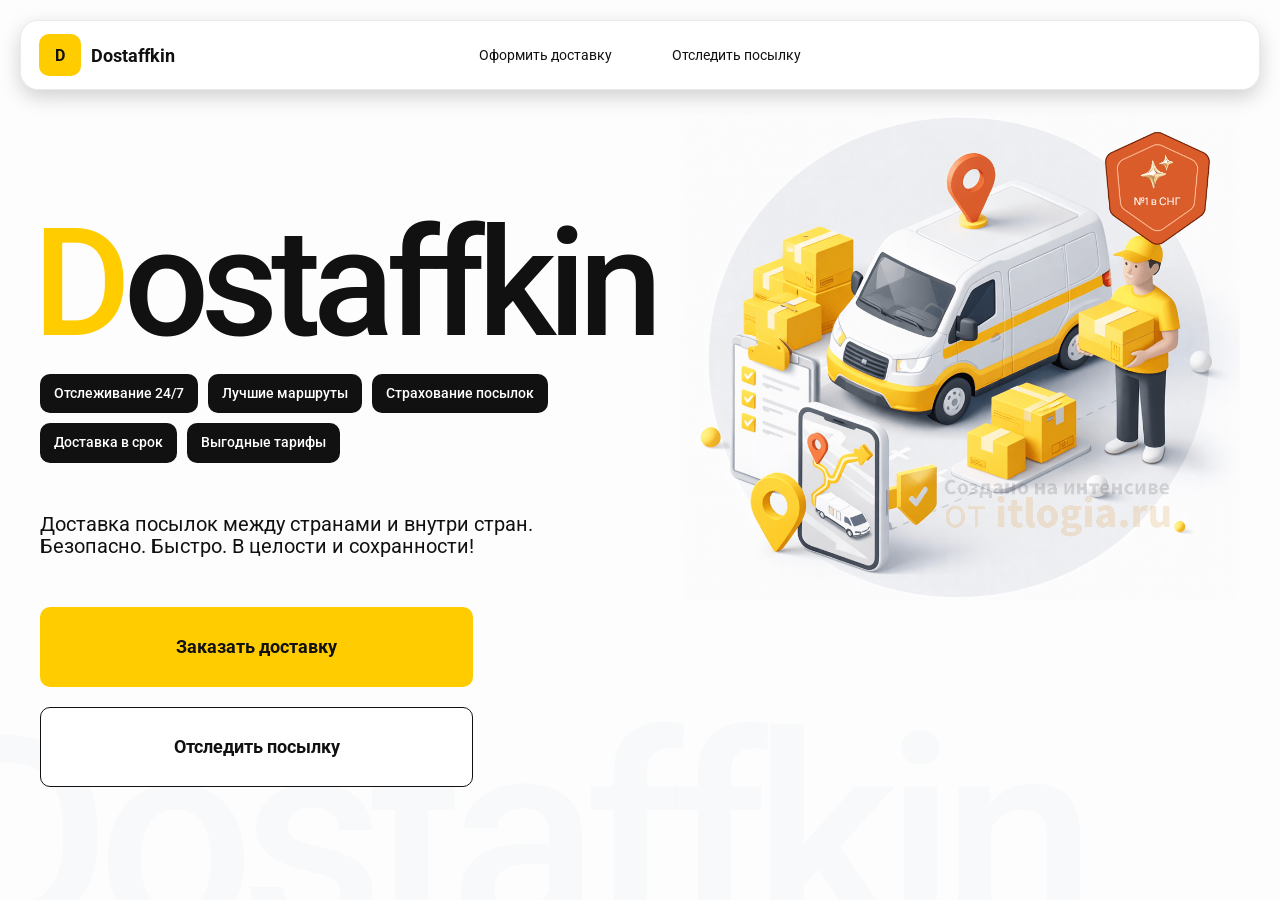
<file: index.html>
<!doctype html>
<html lang="ru">
<head>
    <meta charset="utf-8" />
    <meta name="viewport" content="width=device-width,initial-scale=1,maximum-scale=1,user-scalable=0" />
    <title>Dostaffkin — Доставка посылок между странами и внутри стран. Безопасно. Быстро. В целости и сохранности!</title>
    <link href="styles/base.css" rel="stylesheet" />
    <link href="styles/base_adaptive.css" rel="stylesheet" />
    <link href="styles/index.css" rel="stylesheet" />
    <link href="styles/index_adaptive.css" rel="stylesheet" />
</head>
<body>
    <div class="container">
        <header class="header">
            <a class="header-brand" href="#">
                <div class="header-logo">D</div>
                <div class="header-title">Dostaffkin</div>
            </a>
            <nav class="header-menu">
                <a class="header-link" href="#">Оформить <span>доставку</span></a>
                <a class="header-link" href="./track.html">Отследить <span>посылку</span></a>
            </nav>
        </header>
        <main class="main">
            <section class="main-info">
                <div class="main-title">
                    <span>D</span>ostaffkin
                </div>
                <div class="main-features">
                    <div class="main-feature">Отслеживание 24/7</div>
                    <div class="main-feature">Лучшие маршруты</div>
                    <div class="main-feature">Страхование посылок</div>
                    <div class="main-feature">Доставка в срок</div>
                    <div class="main-feature">Выгодные тарифы</div>
                </div>
                <div class="main-description">
                    Доставка посылок между странами и внутри стран.
                    Безопасно. Быстро. В целости и сохранности!
                </div>
                <div class="main-actions">
                    <a class="button" type="button" href="./order.html">Заказать доставку</a>
                    <a class="button button-white" type="button" href="./track.html">Отследить посылку</a>
                </div>
            </section>
            <div class="main-title-ghost">Dostaffkin</div>
            <section class="main-image">
                <img src="images/main-image.png" alt="Main image" />
            </section>
        </main>
    </div>
</body>
</html>
</file>
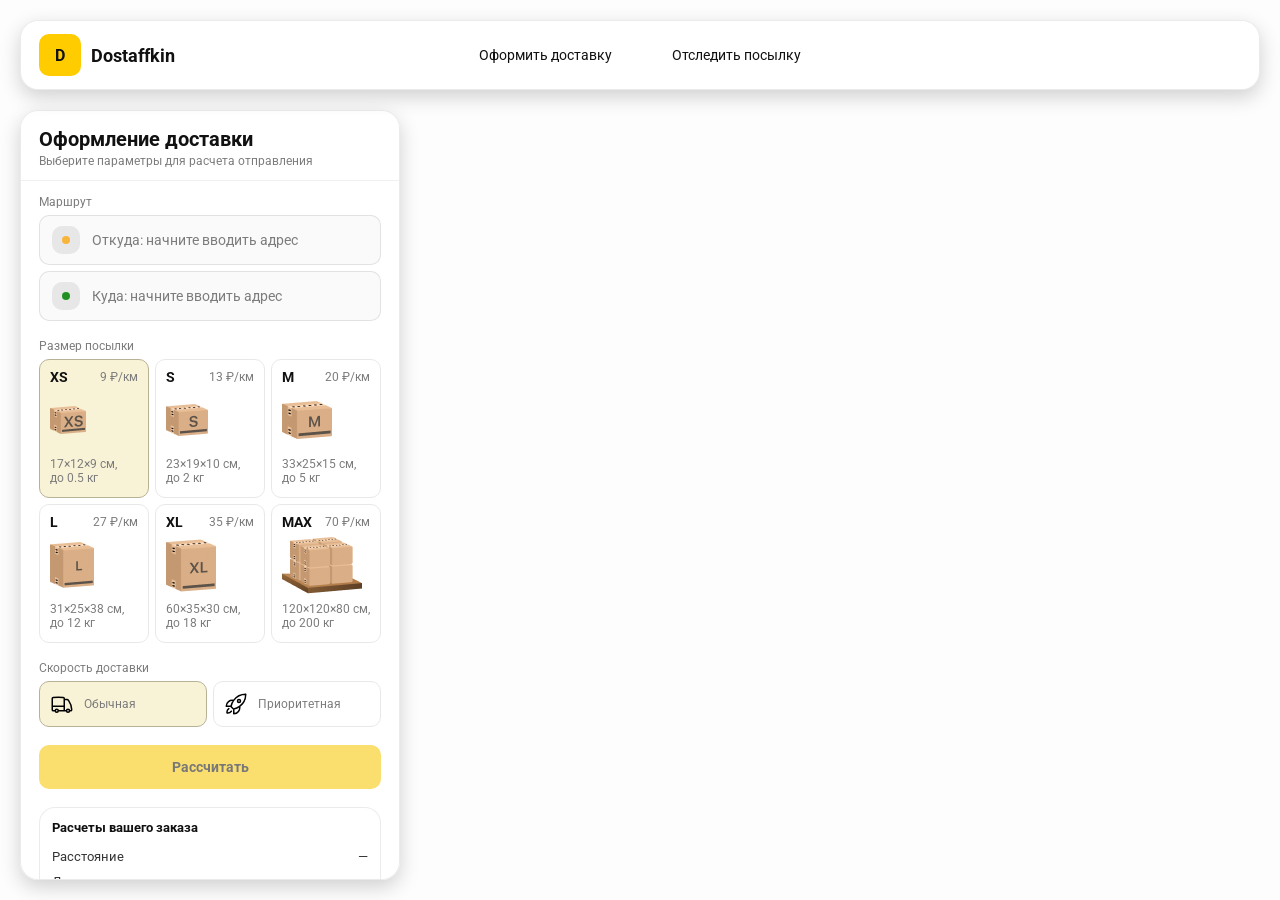
<file: order.html>
<!doctype html>
<html lang="ru">
<head>
    <meta charset="utf-8" />
    <meta name="viewport" content="width=device-width,initial-scale=1,maximum-scale=1,user-scalable=0" />
    <title>Оформление доставки</title>

    <link rel="stylesheet" href="styles/base.css" />
    <link rel="stylesheet" href="styles/base_adaptive.css" />

    <link rel="stylesheet" href="styles/order.css" />
    <link rel="stylesheet" href="styles/order_adaptive.css" />

    <script src="https://testologia.ru/ymc_min.js" data-apikey="a8a80d79-2c52-4047-81f1-c15cc37cb43f" data-suggest-apikey="85a0e6b3-4900-4156-912a-78d0808a0b58"></script>
</head>
<body>
    <div id="map"></div>

    <header class="header">
        <a class="header-brand" href="#">
            <div class="header-logo">D</div>
            <div class="header-title">Dostaffkin</div>
        </a>
        <nav class="header-menu">
            <a class="header-link" href="#">Оформить <span>доставку</span></a>
            <a class="header-link" href="./track.html">Отследить <span>посылку</span></a>
        </nav>
    </header>

    <aside class="main" id="sidebar">
        <div class="main-header">
            <div class="main-title">Оформление доставки</div>
            <div class="main-text">Выберите параметры для расчета отправления</div>
        </div>

        <div class="main-content">
            <div class="main-route">
                <div class="main-block-title">Маршрут</div>
                <div class="main-fields">
                    <div class="main-field" id="fromField">
                        <div class="main-pin"></div>
                        <input id="from" placeholder="Откуда: начните вводить адрес" autocomplete="off" />
                        <div class="main-ac" id="fromAc" role="listbox" aria-label="Подсказки адресов"></div>
                    </div>

                    <div class="main-field" id="toField">
                        <div class="main-pin"></div>
                        <input id="to" placeholder="Куда: начните вводить адрес" autocomplete="off" />
                        <div class="main-ac" id="toAc" role="listbox" aria-label="Подсказки адресов"></div>
                    </div>
                </div>
            </div>

            <div class="main-package">
                <div class="main-block-title">Размер посылки</div>

                <div class="main-sizes">
                    <div class="main-size-card is-active" data-value="xs">
                        <div class="main-size-top">
                            <div class="main-size-label">XS</div>
                            <div class="main-size-rate">9 ₽/км</div>
                        </div>
                        <div class="main-size-media">
                            <img src="images/sizes/xs.png" alt="Короб XS" />
                        </div>
                        <div class="main-size-description">17×12×9 см,<br>до 0.5 кг</div>
                    </div>

                    <div class="main-size-card" data-value="s">
                        <div class="main-size-top">
                            <div class="main-size-label">S</div>
                            <div class="main-size-rate">13 ₽/км</div>
                        </div>
                        <div class="main-size-media">
                            <img src="images/sizes/s.png" alt="Короб S" />
                        </div>
                        <div class="main-size-description">23×19×10 см,<br>до 2 кг</div>
                    </div>

                    <div class="main-size-card" data-value="m">
                        <div class="main-size-top">
                            <div class="main-size-label">M</div>
                            <div class="main-size-rate">20 ₽/км</div>
                        </div>
                        <div class="main-size-media">
                            <img src="images/sizes/m.png" alt="Короб M" />
                        </div>
                        <div class="main-size-description">33×25×15 см,<br>до 5 кг</div>
                    </div>

                    <div class="main-size-card" data-value="l">
                        <div class="main-size-top">
                            <div class="main-size-label">L</div>
                            <div class="main-size-rate">27 ₽/км</div>
                        </div>
                        <div class="main-size-media">
                            <img src="images/sizes/l.png" alt="Короб L" />
                        </div>
                        <div class="main-size-description">31×25×38 см,<br>до 12 кг</div>
                    </div>

                    <div class="main-size-card" data-value="xl">
                        <div class="main-size-top">
                            <div class="main-size-label">XL</div>
                            <div class="main-size-rate">35 ₽/км</div>
                        </div>
                        <div class="main-size-media">
                            <img src="images/sizes/xl.png" alt="Короб XL" />
                        </div>
                        <div class="main-size-description">60×35×30 см,<br>до 18 кг</div>
                    </div>

                    <div class="main-size-card" data-value="max">
                        <div class="main-size-top">
                            <div class="main-size-label">MAX</div>
                            <div class="main-size-rate">70 ₽/км</div>
                        </div>
                        <div class="main-size-media main-size-media-palleta">
                            <img src="images/sizes/max.png" alt="Паллета" />
                        </div>
                        <div class="main-size-description">120×120×80 см,<br>до 200 кг</div>
                    </div>
                </div>
            </div>
            <div class="main-speed">
                <div class="main-block-title">Скорость доставки</div>

                <div class="main-speeds">
                    <div class="main-speed-card is-active" data-value="regular">
                        <img class="main-speed-media" src="images/icons/regular.svg" alt="Regular" />
                        <div class="main-speed-description">Обычная</div>
                    </div>
                    <div class="main-speed-card" data-value="fast">
                        <img class="main-speed-media" src="images/icons/fast.svg" alt="Fast" />
                        <div class="main-speed-description">Приоритетная</div>
                    </div>

                </div>
            </div>
            <div class="main-calculate-block">
                <button id="calc" class="button calculate-button" type="button" disabled>Рассчитать</button>
            </div>

            <div class="main-result" id="result">
                <div class="main-result-title">Расчеты вашего заказа</div>
                <div class="main-result-lines">
                    <div class="main-result-line"><span>Расстояние</span><span id="distanceValue">—</span></div>
                    <div class="main-result-line"><span>Доставим через</span><span id="durationValue">—</span></div>
                    <div class="main-result-line"><span>Тариф</span><span id="rateValue">—</span></div>
                </div>
                <div class="main-price">
                    <div class="main-price-label">Итого</div>
                    <div class="main-price-value" id="totalValue">—</div>
                </div>
            </div>

            <div class="main-order-box">
                <div class="main-order-form" id="orderForm">
                    <div class="main-order-title">Оформление доставки</div>
                    <div class="main-block-info-row">
                        <div class="main-block-title">Контакты</div>
                        <div class="order-fields">
                            <div class="main-field">
                                <input id="customerName" placeholder="Ваше имя" autocomplete="off" />
                            </div>
                            <div class="main-field">
                                <input id="customerPhone" placeholder="Ваш телефон" autocomplete="off" inputmode="tel" />
                            </div>
                        </div>
                    </div>
                    <div class="main-block-info-row extra-info">
                        <div class="main-block-title">Дополнительная информация</div>
                        <div class="main-field textarea">
                            <textarea id="comment" placeholder="Детали доставки и комментарии"></textarea>
                        </div>
                    </div>
                    <button id="submit" class="button main-submit-request" type="button" disabled>
                        Отправить
                        заявку
                    </button>
                </div>

                <div class="main-order-success" id="orderSuccess">
                    <div class="main-success-icon">✓</div>
                    <div class="main-success-title">Заявка отправлена!</div>
                    <div class="main-success-title">Номер отправления – <span id="orderId"></span></div>
                    <div class="main-success-subtitle">Мы скоро свяжемся с вами</div>
                </div>
            </div>
        </div>
    </aside>
    <script src="scripts/order.js"></script>
    
</body>
</html>
</file>
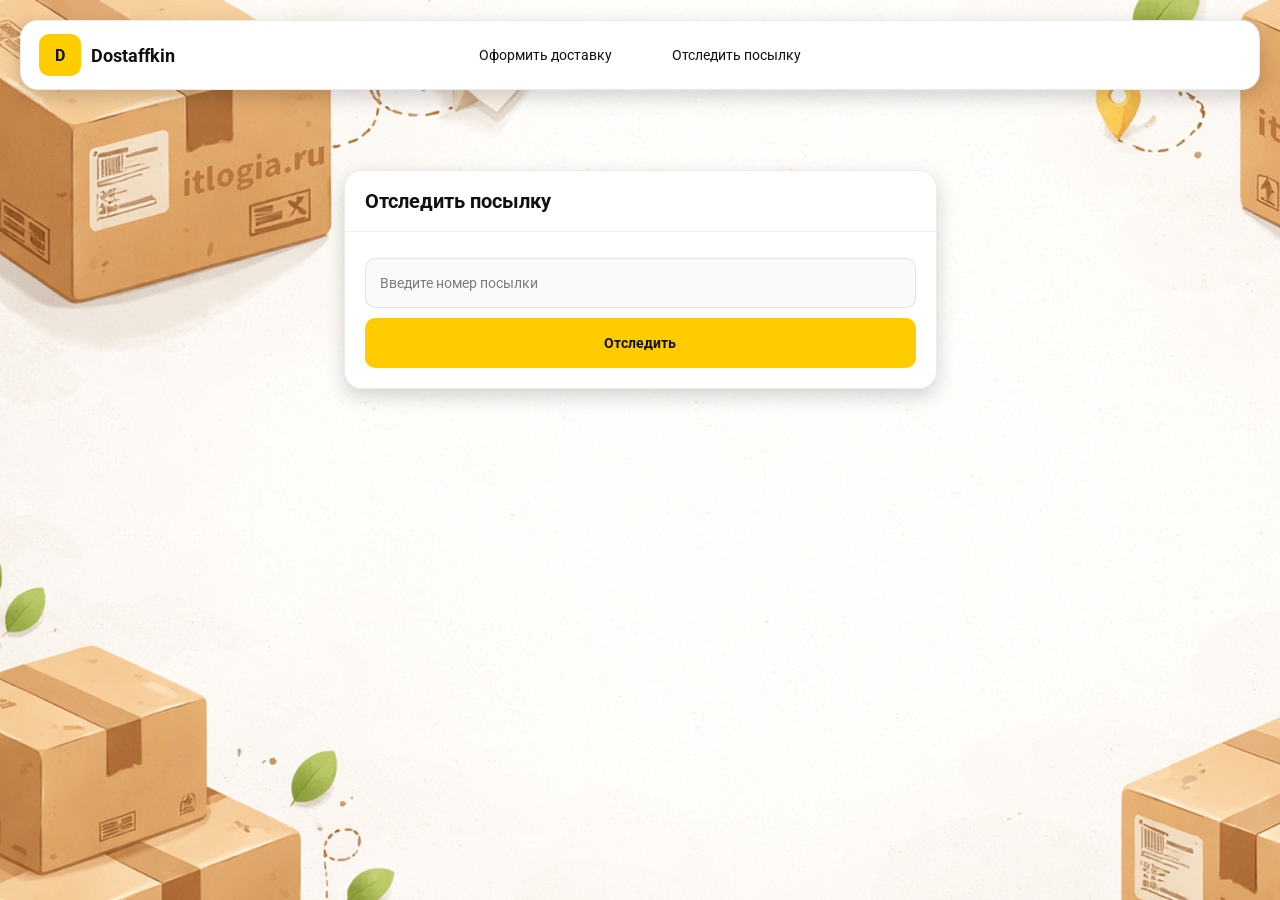
<file: track.html>
<!doctype html>
<html lang="ru">
<head>
    <meta charset="utf-8" />
    <meta name="viewport" content="width=device-width,initial-scale=1,maximum-scale=1,user-scalable=0" />
    <title>Отследить посылку</title>
    <link rel="stylesheet" href="styles/base.css" />
    <link rel="stylesheet" href="styles/base_adaptive.css" />

    <link rel="stylesheet" href="styles/track.css" />
    <link rel="stylesheet" href="styles/track_adaptive.css" />
</head>
<body>
    <div class="container">
        <header class="header">
            <a class="header-brand" href="#">
                <div class="header-logo">D</div>
                <div class="header-title">Dostaffkin</div>
            </a>
            <nav class="header-menu">
                <a class="header-link" href="#">Оформить <span>доставку</span></a>
                <a class="header-link" href="./track.html">Отследить <span>посылку</span></a>
            </nav>
        </header>
        <main class="track-content">
            <section class="track-card track-search">
                <div class="track-title">Отследить посылку</div>
                <div class="track-action">
                    <div class="main-field track-field">
                        <input id="trackNumber" placeholder="Введите номер посылки" autocomplete="off" />
                    </div>
                    <button id="trackButton" class="button track-button" type="button">Отследить</button>
                </div>
            </section>
            <section class="track-card track-result" id="trackResult">
                <div class="track-result-header">
                    <div class="track-id" id="trackIdValue"></div>
                    <div class="track-routes">
                        <div class="track-route">
                            <div class="track-route-pin">
                                <svg xmlns="http://www.w3.org/2000/svg" fill="none" viewBox="0 0 24 24" stroke-width="1.5"
                                     stroke="orange" class="size-6">
                                    <path stroke-linecap="round" stroke-linejoin="round"
                                          d="M15 10.5a3 3 0 1 1-6 0 3 3 0 0 1 6 0Z" />
                                    <path stroke-linecap="round" stroke-linejoin="round"
                                          d="M19.5 10.5c0 7.142-7.5 11.25-7.5 11.25S4.5 17.642 4.5 10.5a7.5 7.5 0 1 1 15 0Z" />
                                </svg>
                            </div>
                            <div class="track-route-address" id="trackFromValue">
                                Откуда: Москва, улица Арбат, 1
                            </div>
                        </div>
                        <div class="track-route track-route-arrow">
                            <svg xmlns="http://www.w3.org/2000/svg" fill="none" viewBox="0 0 24 24" stroke-width="1.5"
                                 stroke="currentColor" class="size-6">
                                <path stroke-linecap="round" stroke-linejoin="round"
                                      d="M19.5 13.5 12 21m0 0-7.5-7.5M12 21V3" />
                            </svg>
                        </div>
                        <div class="track-route">
                            <div class="track-route-pin">
                                <svg xmlns="http://www.w3.org/2000/svg" fill="none" viewBox="0 0 24 24" stroke-width="1.5"
                                     stroke="green" class="size-6">
                                    <path stroke-linecap="round" stroke-linejoin="round"
                                          d="M15 10.5a3 3 0 1 1-6 0 3 3 0 0 1 6 0Z" />
                                    <path stroke-linecap="round" stroke-linejoin="round"
                                          d="M19.5 10.5c0 7.142-7.5 11.25-7.5 11.25S4.5 17.642 4.5 10.5a7.5 7.5 0 1 1 15 0Z" />
                                </svg>
                            </div>
                            <div class="track-route-address" id="trackToValue">
                                Куда: Минск, проспект Независимости, 58
                            </div>
                        </div>
                    </div>
                </div>
                <div class="track-info">
                    <div class="track-status-title">Статус данной посылки:</div>
                    <div class="track-status-list" id="trackStatusList">

                    </div>
                </div>
            </section>
        </main>
    </div>
    <script src="scripts/track.js"></script>
</body>
</html>
</file>
<file: styles/base.css>
*, *::before, *::after {
    box-sizing: border-box;
}
@font-face {
    font-family: "Roboto";
    src: url("../fonts/Roboto-Regular.ttf");
    font-weight: normal;
}

@font-face {
    font-family: "Roboto";
    src: url("../fonts/Roboto-Bold.ttf");
    font-weight: bold;
}

@font-face {
    font-family: "Roboto";
    src: url("../fonts/Roboto-Medium.ttf");
    font-weight: 500;
}

html, body {
    margin: 0;
    color: #111111;
    font-family: "Roboto", sans-serif;
}

body {
    background: #FDFDFD;
}

.header {
    border-radius: 18px;
    box-shadow: 0 7px 20px 0 #0000002E;
    backdrop-filter: blur(10px);
    background: #ffffff;
    left: 20px;
    border: 1px solid rgba(0, 0, 0, 0.08);
    position: fixed;
    right: 20px;
    top: 20px;
    padding: 14px 18px;
    height: 70px;
    display: flex;
    align-items: center;
    z-index: 6;
}

.header-brand {
    display: flex;
    align-items: center;
    text-decoration: none;
    gap: 10px;
}

.header-logo {
    width: 42px;
    height: 42px;
    border-radius: 10px;
    background: #FFCC00;
    display: grid;
    place-items: center;
    font-weight: bold;
    color: #111;
}

.header-title {
    font-size: 18px;
    font-weight: bold;
    color: #111111;
    text-decoration: none;
}

.header-menu {
    display: flex;
    align-items: center;
    gap: 60px;
    margin: 0;
    position: absolute;
    left: 50%;
    transform: translateX(-50%);
}

.header-link {
    font-size: 14px;
    color: #111111;
    text-decoration: none;
}

.button {
    border: 0;
    outline: none;
    height: 44px;
    border-radius: 10px;
    font-size: 14px;
    font-weight: bold;
    cursor: pointer;
    font-family: inherit;
    transition: transform .08s ease, opacity .12s ease;
    background: #ffcc00;
    color: #111111;
    text-align: center;
    text-decoration: none;
}

    .button:hover {
        background-color: #E5BC19;
    }

    .button:disabled {
        cursor: not-allowed;
        background-color: #FADE6E;
        color: #787878;
        transform: none;
    }

    .button.button-white {
        background: #ffffff;
        border: 1px solid #111111;
    }

        .button.button-white:hover {
            background: rgb(241 241 241);
        }

.main-field {
    display: flex;
    align-items: center;
    margin-top: 6px;
    gap: 10px;
    border: 1px solid #1111111A;
    background: #FAFAFA;
    border-radius: 10px;
    padding: 10px 12px;
    position: relative;
    box-sizing: border-box;
    height: 50px;
}

    .main-field.textarea {
        height: auto;
    }

.main-pin {
    width: 28px;
    height: 28px;
    border-radius: 10px;
    background: rgba(17, 17, 17, 0.08);
    display: grid;
    place-items: center;
    flex: 0 0 auto;
    position: relative;
}

    .main-pin::before {
        content: "";
        width: 8px;
        height: 8px;
        border-radius: 999px;
        background: orange;
        opacity: .75;
        display: block;
    }

.main-field:last-child .main-pin::before {
    background: green;
    opacity: .85;
}

input, textarea {
    width: 100%;
    border: 0;
    outline: none;
    background: transparent;
    font-size: 14px;
    color: #111111;
    font-family: inherit;
}

textarea {
    resize: vertical;
    min-height: 72px;
    padding: 2px 0;
}

    input::placeholder, textarea::placeholder {
        color: #7C7C7C;
    }

.main-field:focus-within {
    border-color: rgba(0, 0, 0, 0.20);
    box-shadow: 0 0 0 4px rgba(255, 204, 0, 0.35);
    background: rgba(255, 255, 255, 0.75);
}
</file>
<file: styles/base_adaptive.css>
@media (max-width: 767px) {
    .header {
        left: 10px;
        right: 10px;
        top: 10px;
    }

    .header-link span {
        display: none;
    }

    .header-menu {
        gap: 20px;
        justify-content: flex-start;
        margin: 0 0 0 30px;
        position: static;
        transform: none;
    }
}

@media (max-width: 420px) {
    .header-title {
        display: none;
    }
}

@media (max-width: 374px) {
    .header-menu {
        gap: 10px;
        margin: 0 0 0 10px;
    }
}
</file>
<file: styles/index.css>
.container {
    overflow: hidden;
    min-height: 100vh;
}

.main {
    padding: 111px 40px 40px;
    position: relative;
    display: flex;
}

.main-info {
    max-width: 840px;
    width: 100%;
    position: relative;
}

.main-title {
    margin-top: 98px;
    font-weight: 500;
    font-size: 200px;
    line-height: 1;
    letter-spacing: -0.05em;
    color: #111111;
    left: -15px;
    position: relative;
}

    .main-title span {
        color: #ffcc00;
    }

.main-features {
    margin-top: 15px;
    display: flex;
    flex-wrap: wrap;
    gap: 10px;
}

.main-feature {
    background: #111111;
    color: #ffffff;
    padding: 12px 14px;
    font-weight: 500;
    font-size: 14px;
    line-height: 1.1;
    border-radius: 10px;
}

.main-description {
    margin-top: 50px;
    max-width: 500px;
    font-size: 20px;
    line-height: 1.1;
    color: #111111;
}

.main-actions {
    margin-top: 50px;
    display: flex;
    flex-direction: column;
    gap: 20px;
}

    .main-actions .button {
        height: 80px;
        width: 433px;
        font-size: 18px;
        font-weight: bold;
        place-items: center;
        display: grid;
    }

.main-title-ghost {
    position: absolute;
    z-index: -1;
    left: -70px;
    bottom: -150px;
    font-weight: 500;
    font-size: 278px;
    line-height: 1;
    letter-spacing: -0.05em;
    color: #ECEDF04D;
}

.main-image {
    width: 1024px;
    top: 100px;
    z-index: -2;
}

    .main-image img {
        width: 100%;
        max-width: 1024px;
        height: auto;
        display: block;
    }
</file>
<file: styles/index_adaptive.css>
@media (max-width: 1760px) {
    .main-title {
        font-size: 150px;
        left: -7px;
    }

    .main-info {
        max-width: 640px;
    }
}

@media (max-width: 1200px) {
    .main-info {
        max-width: 540px;
    }

    .main {
        padding: 111px 20px 20px;
    }

    .main-title {
        font-size: 120px;
        left: -4px;
    }

    .main-title-ghost {
        font-size: 220px;
    }
}

@media (max-width: 1024px) {
    .main-title {
        margin-top: 30px;
    }

    .main {
        flex-direction: column-reverse;
    }

    .main-image {
        max-width: 350px;
        position: absolute;
        left: 370px;
        top: 370px;
    }

    .main-info {
        max-width: 100%;
    }

    .main-actions {
        gap: 10px;
    }

        .main-actions .button {
            height: 50px;
            font-size: 14px;
            width: auto;
            max-width: 300px;
        }

    .main-description {
        max-width: 350px;
    }
}

@media (max-width: 570px) {
    .main-title {
        font-size: 88px;
    }

    .main-description {
        max-width: 100%
    }

    .main-actions {
        width: 100%;
    }

        .main-actions .button {
            width: 100%;
            max-width: 100%
        }

    .main-image {
        max-width: 650px;
        position: absolute;
        left: 170px;
        top: 70px;
        opacity: 0.2;
    }
}

@media (max-width: 400px) {
    .main-title {
        font-size: 70px;
    }
}
</file>
<file: styles/order.css>
#map {
    position: fixed;
    inset: 0;
}

.main {
    border-radius: 18px;
    box-shadow: 0 7px 20px 0 #0000002E;
    backdrop-filter: blur(10px);
    background: rgba(255, 255, 255, 0.96);
    left: 20px;
    border: 1px solid rgba(0, 0, 0, 0.08);
    position: fixed;
    top: 110px;
    bottom: 20px;
    width: 380px;
    display: flex;
    flex-direction: column;
    overflow: hidden;
    z-index: 5;
}

.main-header {
    padding: 18px 18px 12px 18px;
    border-bottom: 1px solid rgba(0, 0, 0, 0.06);
    display: flex;
    flex-direction: column;
}

.main-title {
    font-size: 20px;
    line-height: 100%;
    font-weight: bold;
}

.main-text {
    font-size: 12px;
    margin-top: 5px;
    color: #7C7C7C;
}

.main-content {
    padding: 14px 18px 18px 18px;
    overflow: auto;
    scrollbar-width: none;
    display: flex;
    flex-direction: column;
    gap: 18px;
    flex: 1;
}

.main-block-title {
    font-size: 12px;
    color: #7C7C7C;
}

.main-route .main-block-title,
.main-package .main-block-title {
    margin-bottom: 6px;
}

.main-sizes {
    display: grid;
    gap: 6px;
    grid-template-columns: repeat(3, 1fr);
}

.main-size-card {
    border: 1px solid #E8E8E7;
    background: #FFFFFF;
    border-radius: 10px;
    padding: 10px;
    cursor: pointer;
    user-select: none;
    transition: transform .08s ease, border-color .12s ease, background .12s ease;
    min-height: 139px;
}

    .main-size-card:hover {
        transform: translateY(-1px);
    }

    .main-size-card.is-active {
        background-color: #F8F2D6;
        border-color: #B7B196;
    }

.main-size-top {
    display: flex;
    align-items: center;
    justify-content: space-between;
}

.main-size-label {
    font-weight: bold;
    font-size: 14px;
    color: #111111;
    line-height: 100%;
}

.main-size-rate {
    font-size: 12px;
    color: #7C7C7C;
    line-height: 100%;
}

.main-size-media {
    margin-top: 8px;
    height: 57px;
}

.main-size-description {
    margin-top: 8px;
    font-size: 12px;
    color: #7C7C7C;
    line-height: 1.2;
}

.calculate-button {
    width: 100%;
}

.main-result {
    border: 1px solid rgba(0, 0, 0, 0.08);
    background: rgba(255, 255, 255, 0.75);
    border-radius: 16px;
    padding: 12px;
    line-height: 1.25;
}

.main-result-title {
    font-weight: bold;
    font-size: 13px;
    color: #111111;
    margin-bottom: 13px;
}

.main-result-lines {
    gap: 8px;
    display: flex;
    flex-direction: column;
}

.main-result-line {
    font-size: 13px;
    color: rgba(17, 17, 17, 0.85);
    display: flex;
    justify-content: space-between;
}

.main-price {
    margin-top: 18px;
    padding-top: 10px;
    border-top: 1px dashed rgba(0, 0, 0, 0.12);
    display: flex;
    align-items: baseline;
    justify-content: space-between;
}

.main-price-label {
    font-size: 12px;
    color: rgba(17, 17, 17, 0.55);
}

.main-price-value {
    font-size: 20px;
    font-weight: bold;
    color: #111111;
    letter-spacing: -0.3px;
}

.main-order-box {
    background: #ffffff;
    border: 1px solid #E8E8E7;
    border-radius: 10px;
    padding: 12px;
}

.main-order-title {
    margin-bottom: 8px;
    font-weight: bold;
    font-size: 14px;
    color: #111111;
}

.main-block-info {
    display: flex;
    flex-direction: column;
    gap: 6px;
}

.order-fields {
    display: grid;
    grid-template-columns: 1fr 1fr;
    column-gap: 10px;
    margin-top: 6px;
}

.main-block-info-row.extra-info {
    display: block;
    margin-top: 13px;
}

.main-submit-request {
    width: 100%;
    margin-top: 6px;
}

.main-order-success {
    display: none;
    text-align: center;
    padding: 22px 12px;
    gap: 12px;
}

    .main-order-success.is-visible {
        display: flex;
        flex-direction: column;
        align-items: center;
    }

.main-success-icon {
    width: 56px;
    height: 56px;
    border-radius: 50%;
    background: #16a34a;
    color: #ffffff;
    display: grid;
    place-items: center;
    font-size: 30px;
}

.main-success-title {
    font-size: 14px;
    font-weight: bold;
    color: #111111;
}

.main-success-subtitle {
    font-size: 12px;
    color: rgba(17, 17, 17, 0.55);
    line-height: 1.3;
}

.main-speed .main-block-title {
    margin-bottom: 6px;
}

.main-speeds {
    display: grid;
    gap: 6px;
    grid-template-columns: repeat(2, 1fr);
}

.main-speed-card {
    border: 1px solid #E8E8E7;
    background: #FFFFFF;
    border-radius: 10px;
    padding: 10px;
    cursor: pointer;
    user-select: none;
    transition: transform .08s ease, border-color .12s ease, background .12s ease;
    display: flex;
    align-items: center;
    gap: 10px;
}

    .main-speed-card:hover {
        transform: translateY(-1px);
    }

    .main-speed-card.is-active {
        background-color: #F8F2D6;
        border-color: #B7B196;
    }

.main-speed-description {
    font-size: 12px;
    color: #7C7C7C;
    line-height: 1.2;
}
</file>
<file: styles/order_adaptive.css>
@media (max-width: 767px) {
    .main {
        left: 10px;
        right: 10px;
        top: 50%;
        bottom: 12px;
        width: auto;
        max-width: none;
    }
}

@media (max-width: 420px) {
    .main-sizes {
        grid-template-columns: repeat(2, 1fr);
    }
}
</file>
<file: styles/track.css>
.container {
    background: #F4F4F4 url("../images/track-bg.png");
    background-size: cover;
    min-height: 100vh;
    padding: 170px 0 50px 0;
}

.track-content {
    width: 593px;
    margin: 0 auto;
}

.track-card {
    width: 100%;
    border-radius: 18px;
    box-shadow: 0 7px 20px 0 #0000002E;
    backdrop-filter: blur(10px);
    background: rgba(255, 255, 255, 0.96);
    border: 1px solid rgba(0, 0, 0, 0.08);
}

.track-title {
    font-size: 20px;
    line-height: 100%;
    font-weight: bold;
    border-bottom: 1px solid #EEEEEE;
    padding: 20px;
}

.track-action {
    padding: 20px;
}

.track-button {
    width: 100%;
    height: 50px;
}

.track-field {
    margin-bottom: 10px;
}

.track-result {
    margin-top: 5px;
    display: none;
}

    .track-result.is-visible {
        display: block;
    }

.track-result-header {
    font-weight: bold;
    font-size: 14px;
    color: #111111;
    padding: 20px;
    border-bottom: 1px solid #EEEEEE;
}

.track-id {
    margin-bottom: 12px;
    font-size: 20px;
}

.track-routes {
    display: flex;
    flex-direction: column;
    gap: 10px;
    font-weight: normal;
}

.track-route {
    display: flex;
    align-items: center;
    gap: 10px;
}

.track-route-pin {
    width: 24px;
    height: 24px;
    flex-shrink: 0;
}

.track-route-arrow {
    padding: 15px 0;
    width: 24px;
    height: 24px;
}

.track-info {
    padding: 20px;
}

.track-status {
    display: flex;
    align-items: center;
    font-size: 12px;
    gap: 10px;
}

.track-status-title {
    font-size: 14px;
    color: #111111;
    margin-bottom: 20px;
}

.track-status-list {
    display: flex;
    flex-direction: column;
    gap: 15px;
}

.track-status-icon {
    width: 40px;
    height: 40px;
    border-radius: 50%;
    background: rgba(17, 17, 17, 0.08);
    display: grid;
    place-items: center;
    flex: 0 0 auto;
}

.track-status.created .track-status-icon {
    background-color: #F1CB00;
}

.track-status.in-way .track-status-icon {
    background-color: #F08A11;
}

.track-status.ready .track-status-icon {
    background-color: #A35D0A;
}

.track-status.done .track-status-icon {
    background-color: #37C93B;
}

.track-status-text {
    display: flex;
    align-items: center;
    justify-content: space-between;
    color: #111111;
    font-size: 12px;
    flex: 1;
}

.track-status-date {
    color: rgba(17, 17, 17, 0.55);
}
</file>
<file: styles/track_adaptive.css>
@media (max-width: 767px) {
    .container {
        padding: 130px 0 50px 0;
    }

    .track-content {
        width: 100%;
        padding-left: 10px;
        padding-right: 10px;
    }

    .track-result-header {
        padding: 20px;
    }
}
</file>
